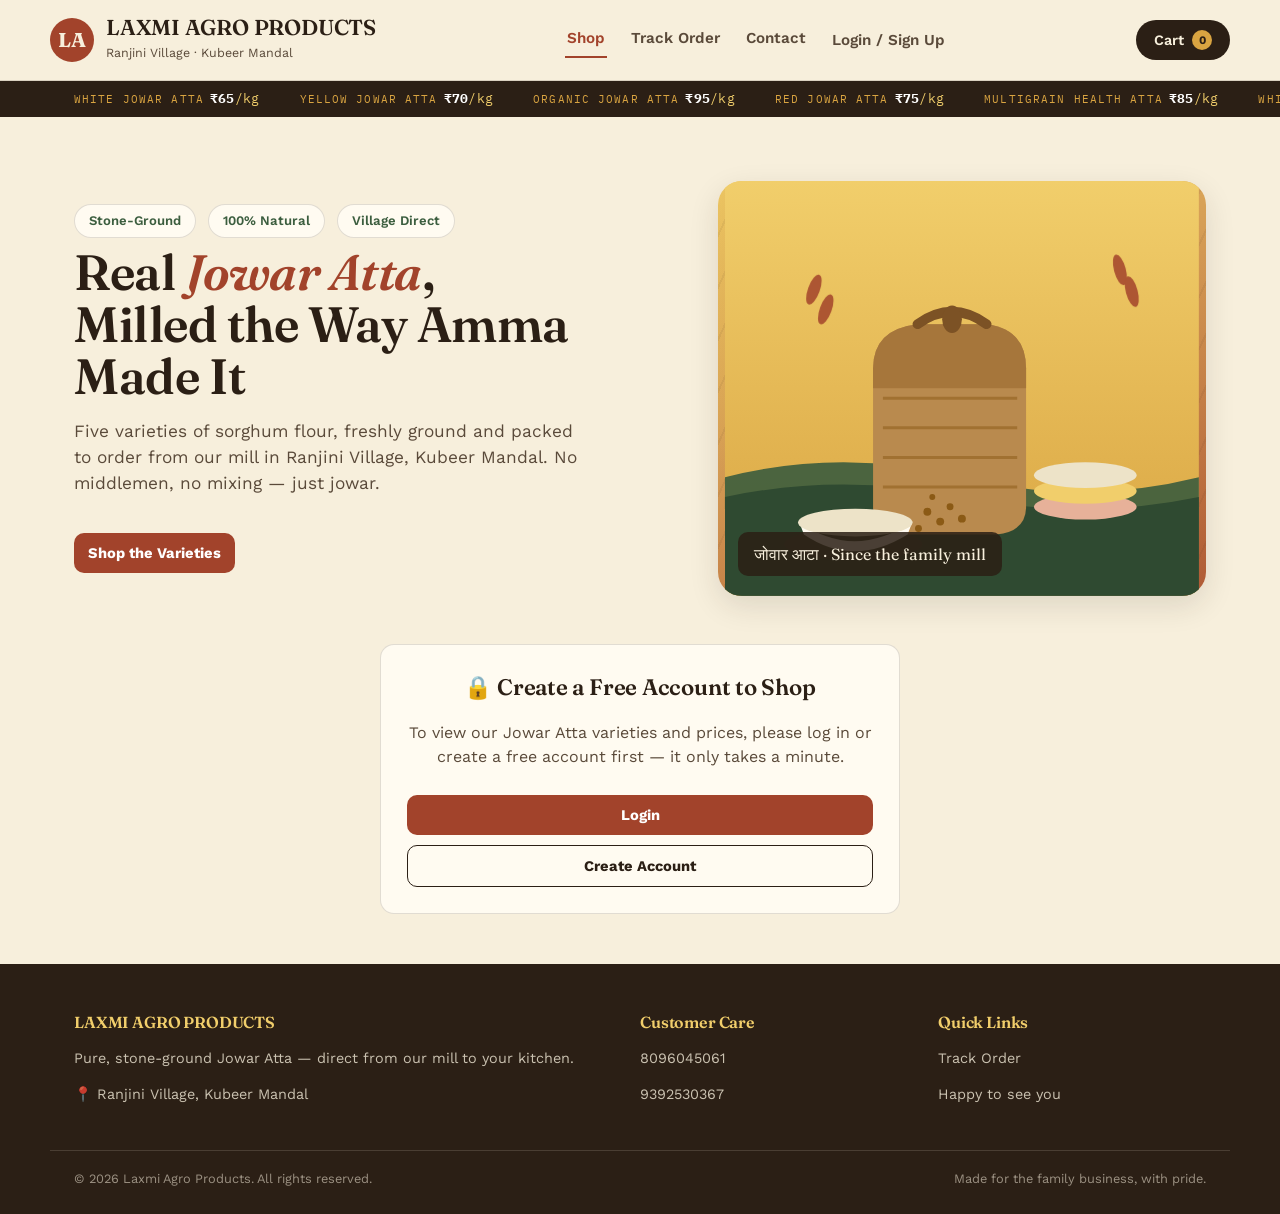
<file: index.html>
<!DOCTYPE html>
<html lang="en">
<head>
<meta charset="UTF-8">
<meta name="viewport" content="width=device-width, initial-scale=1.0">
<title>LAXMI AGRO PRODUCTS — Pure Jowar Atta</title>
<meta name="description" content="Buy pure stone-ground Jowar Atta online — White, Yellow, Organic, Red & Multigrain varieties. Direct from Ranjini Village, Kubeer Mandal.">
<link rel="preconnect" href="https://fonts.googleapis.com">
<link href="https://fonts.googleapis.com/css2?family=Fraunces:wght@500;600;700&family=Work+Sans:wght@400;500;600;700&family=IBM+Plex+Mono:wght@500;700&display=swap" rel="stylesheet">
<link rel="icon" type="image/svg+xml" href="favicon.svg">
<link rel="stylesheet" href="css/style.css">
<script src="https://checkout.razorpay.com/v1/checkout.js"></script>
</head>
<body>

<header class="site-header">
  <div class="container header-row">
    <a href="index.html" class="brand">
      <div class="brand-mark">LA</div>
      <div class="brand-text">
        <h1>LAXMI AGRO PRODUCTS</h1>
        <span>Ranjini Village · Kubeer Mandal</span>
      </div>
    </a>
    <nav class="main-nav">
      <a href="#shop" class="nav-link active" data-view="shop">Shop</a>
      <a href="#track" class="nav-link" data-view="track">Track Order</a>
      <a href="#contact" class="nav-link" data-view="contact">Contact</a>
      <span id="accountNavSlot"></span>
    </nav>
    <button class="cart-btn" id="openCartBtn">Cart <span class="cart-count" id="cartCount">0</span></button>
  </div>
</header>

<div class="rate-board">
  <div class="container">
    <div class="rate-track" id="rateTrack"><!-- filled by JS, duplicated for seamless scroll --></div>
  </div>
</div>

<main id="viewShop">
  <div class="container">
    <section class="hero">
      <div>
        <div class="hero-badges">
          <span class="badge">Stone-Ground</span>
          <span class="badge">100% Natural</span>
          <span class="badge">Village Direct</span>
        </div>
        <h2>Real <span class="accent">Jowar Atta</span>,<br>Milled the Way Amma Made It</h2>
        <p class="lede">Five varieties of sorghum flour, freshly ground and packed to order from our mill in Ranjini Village, Kubeer Mandal. No middlemen, no mixing — just jowar.</p>
        <button class="pill-btn" onclick="document.getElementById('productGrid').scrollIntoView({behavior:'smooth'})">Shop the Varieties</button>
      </div>
      <div class="hero-visual">
        <svg viewBox="0 0 480 420" xmlns="http://www.w3.org/2000/svg" style="position:absolute;inset:0;width:100%;height:100%;">
          <defs>
            <linearGradient id="skyGrad" x1="0" y1="0" x2="0" y2="1">
              <stop offset="0%" stop-color="#F1CE6B"/>
              <stop offset="100%" stop-color="#D9A441"/>
            </linearGradient>
          </defs>
          <rect width="480" height="420" fill="url(#skyGrad)"/>
          <!-- distant field texture -->
          <path d="M0 300 Q120 270 240 300 T480 300 V420 H0 Z" fill="#3B5D3E" opacity="0.9"/>
          <path d="M0 320 Q120 295 240 320 T480 320 V420 H0 Z" fill="#2F4A31"/>
          <!-- jute sack -->
          <g>
            <path d="M150 190 Q150 150 195 145 H265 Q305 150 305 190 V330 Q305 355 275 358 H180 Q150 355 150 330 Z" fill="#B98A4E"/>
            <path d="M150 190 Q150 150 195 145 H265 Q305 150 305 190 V210 H150 Z" fill="#A6763B"/>
            <line x1="160" y1="220" x2="296" y2="220" stroke="#8B5A15" stroke-width="3" opacity=".5"/>
            <line x1="160" y1="250" x2="296" y2="250" stroke="#8B5A15" stroke-width="3" opacity=".5"/>
            <line x1="160" y1="280" x2="296" y2="280" stroke="#8B5A15" stroke-width="3" opacity=".5"/>
            <line x1="160" y1="310" x2="296" y2="310" stroke="#8B5A15" stroke-width="3" opacity=".5"/>
            <!-- tied neck -->
            <path d="M195 145 Q230 120 265 145" fill="none" stroke="#7C5225" stroke-width="10" stroke-linecap="round"/>
            <ellipse cx="230" cy="140" rx="10" ry="14" fill="#7C5225"/>
          </g>
          <!-- spilled grain + bowl -->
          <ellipse cx="130" cy="368" rx="70" ry="16" fill="#7C3220" opacity=".18"/>
          <path d="M75 345 Q130 385 190 345 L185 358 Q130 392 80 358 Z" fill="#FFFBF1"/>
          <ellipse cx="132" cy="346" rx="58" ry="14" fill="#EDE3C8"/>
          <g fill="#8B5A15">
            <circle cx="205" cy="335" r="4"/>
            <circle cx="218" cy="345" r="4"/>
            <circle cx="196" cy="352" r="3.5"/>
            <circle cx="228" cy="330" r="3.5"/>
            <circle cx="240" cy="342" r="4"/>
            <circle cx="210" cy="320" r="3"/>
          </g>
          <!-- rotis stack -->
          <g>
            <ellipse cx="365" cy="330" rx="52" ry="13" fill="#E7B199"/>
            <ellipse cx="365" cy="314" rx="52" ry="13" fill="#F1CE6B"/>
            <ellipse cx="365" cy="298" rx="52" ry="13" fill="#EDE3C8"/>
          </g>
          <!-- grain ears floating -->
          <g fill="#A2432B" opacity=".85">
            <ellipse cx="90" cy="110" rx="6" ry="16" transform="rotate(20 90 110)"/>
            <ellipse cx="102" cy="130" rx="6" ry="16" transform="rotate(20 102 130)"/>
            <ellipse cx="400" cy="90" rx="6" ry="16" transform="rotate(-15 400 90)"/>
            <ellipse cx="412" cy="112" rx="6" ry="16" transform="rotate(-15 412 112)"/>
          </g>
        </svg>
        <div class="grain-tag">जोवार आटा · Since the family mill</div>
      </div>
    </section>

    <div id="shopGateArea" style="display:none;">
      <div class="track-panel" style="text-align:center;max-width:520px;">
        <h2 style="font-size:1.4rem;">🔒 Create a Free Account to Shop</h2>
        <p style="color:var(--espresso-soft);">To view our Jowar Atta varieties and prices, please log in or create a free account first — it only takes a minute.</p>
        <button class="pill-btn" id="gateLoginBtn" style="width:100%;margin-top:10px;">Login</button>
        <button class="pill-btn ghost" id="gateSignupBtn" style="width:100%;margin-top:10px;">Create Account</button>
      </div>
    </div>

    <div id="shopContentArea">
      <div class="search-row">
        <div class="search-box">
          <span>🔍</span>
          <input id="searchInput" type="text" placeholder="Search a variety — white, organic, multigrain...">
        </div>
      </div>

      <div class="section-title" id="productGrid">
        <h2 style="font-size:1.5rem;margin:0;">Our Jowar Atta Varieties</h2>
        <p id="resultCount"></p>
      </div>
      <div class="grid" id="grid"></div>
    </div>
  </div>
</main>

<main id="viewTrack" style="display:none;">
  <div class="container">
    <div class="section-title" style="margin-top:40px;">
      <h2 style="font-size:1.5rem;margin:0;">Track Your Order</h2>
    </div>
    <div class="track-panel">
      <div class="form-row">
        <label>Order ID or Phone Number</label>
        <input id="trackInput" type="text" placeholder="e.g. LAP260726123 or 9876543210">
      </div>
      <button class="pill-btn" id="trackBtn">Track Order</button>
      <div id="trackResult"></div>
    </div>
  </div>
</main>

<main id="viewContact" style="display:none;">
  <div class="container">
    <div class="section-title" style="margin-top:40px;">
      <h2 style="font-size:1.5rem;margin:0;">Contact Us</h2>
    </div>
    <div class="track-panel" style="text-align:left;">
      <p><b>LAXMI AGRO PRODUCTS</b></p>
      <p>Ranjini Village, Kubeer Mandal</p>
      <p>Customer Care: <a href="tel:8096045061">8096045061</a> / <a href="tel:9392530367">9392530367</a></p>
      <p>We're happy to help with orders, bulk enquiries, and delivery questions.</p>
    </div>
  </div>
</main>

<!-- Cart Drawer -->
<div class="overlay" id="cartOverlay">
  <div class="drawer">
    <div class="drawer-head">
      <h3 style="margin:0;">Your Cart</h3>
      <button class="close-x" id="closeCart">✕</button>
    </div>
    <div id="cartLines"></div>
    <div id="cartFooter"></div>
  </div>
</div>

<!-- Checkout Modal -->
<div class="modal-overlay" id="checkoutOverlay">
  <div class="modal">
    <button class="close-x" id="closeCheckout" style="float:right;">✕</button>
    <div id="checkoutBody"></div>
  </div>
</div>

<footer id="contact">
  <div class="container foot-grid">
    <div>
      <h4>LAXMI AGRO PRODUCTS</h4>
      <p>Pure, stone-ground Jowar Atta — direct from our mill to your kitchen.</p>
      <p>📍 Ranjini Village, Kubeer Mandal</p>
    </div>
    <div>
      <h4>Customer Care</h4>
      <p><a href="tel:8096045061">8096045061</a></p>
      <p><a href="tel:9392530367">9392530367</a></p>
    </div>
    <div>
      <h4>Quick Links</h4>
      <p><a href="#track" class="nav-link" data-view="track">Track Order</a></p>
      <p><a href="admin.html">Happy to see you</a></p>
    </div>
  </div>
  <div class="container foot-bottom">
    <span>© <span id="year"></span> Laxmi Agro Products. All rights reserved.</span>
    <span>Made for the family business, with pride.</span>
  </div>
</footer>

<div class="toast" id="toast"></div>

<script src="js/data.js"></script>
<script src="js/store.js"></script>
<script src="js/main.js"></script>
</body>
</html>
</file>
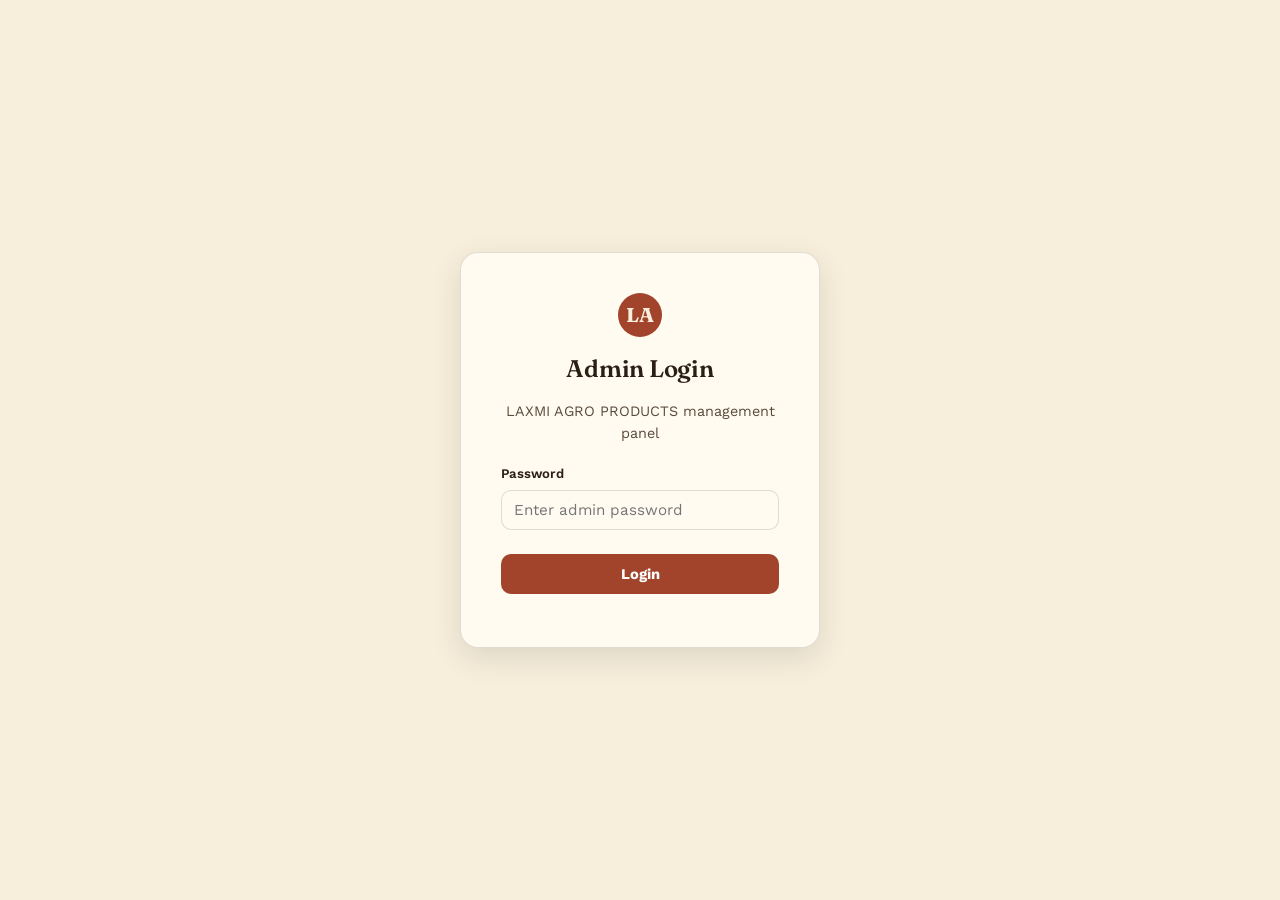
<file: admin.html>
<!DOCTYPE html>
<html lang="en">
<head>
<meta charset="UTF-8">
<meta name="viewport" content="width=device-width, initial-scale=1.0">
<title>Admin — LAXMI AGRO PRODUCTS</title>
<link rel="preconnect" href="https://fonts.googleapis.com">
<link href="https://fonts.googleapis.com/css2?family=Fraunces:wght@500;600;700&family=Work+Sans:wght@400;500;600;700&family=IBM+Plex+Mono:wght@500;700&display=swap" rel="stylesheet">
<link rel="icon" type="image/svg+xml" href="favicon.svg">
<link rel="stylesheet" href="css/style.css">
</head>
<body>

<!-- Login -->
<div class="login-wrap" id="loginWrap">
  <div class="login-card">
    <div class="brand-mark" style="margin:0 auto 14px;">LA</div>
    <h2>Admin Login</h2>
    <p style="color:var(--espresso-soft);font-size:.9rem;margin-bottom:20px;">LAXMI AGRO PRODUCTS management panel</p>
    <div class="form-row" style="text-align:left;">
      <label>Password</label>
      <input type="password" id="loginPass" placeholder="Enter admin password">
    </div>
    <button class="pill-btn" style="width:100%;" id="loginBtn">Login</button>
    <p id="loginError" style="color:var(--rust);font-size:.82rem;margin-top:10px;"></p>
  </div>
</div>

<!-- Admin shell -->
<div class="admin-shell" id="adminShell" style="display:none;">
  <div class="admin-side">
    <h1>LAXMI AGRO</h1>
    <div class="sub">Admin Panel</div>
    <button class="admin-nav-btn active" data-tab="dashboard">📊 Dashboard</button>
    <button class="admin-nav-btn" data-tab="products">🌾 Products</button>
    <button class="admin-nav-btn" data-tab="orders">📦 Orders</button>
    <button class="admin-nav-btn" data-tab="customers">👥 Customers</button>
    <button class="admin-nav-btn" data-tab="settings">⚙️ Settings</button>
    <button class="admin-nav-btn" style="margin-top:20px;color:var(--gold-soft);" id="viewStoreBtn">↗ View Store</button>
    <button class="admin-nav-btn" id="logoutBtn">🚪 Logout</button>
  </div>

  <div class="admin-main">
    <!-- Dashboard -->
    <section id="tab-dashboard">
      <div class="admin-topbar"><h2 style="margin:0;">Dashboard</h2></div>
      <div class="stat-row" id="statRow"></div>
      <h3>Recent Orders</h3>
      <div id="recentOrdersTable"></div>
    </section>

    <!-- Products -->
    <section id="tab-products" style="display:none;">
      <div class="admin-topbar">
        <h2 style="margin:0;">Products</h2>
        <button class="pill-btn" id="addProductBtn">+ Add Variety</button>
      </div>
      <p style="color:var(--espresso-soft);font-size:.88rem;margin-top:-8px;">
        Change the price per kg any time — it updates instantly on the store for every pack size.
        To use real photos, paste an image URL (upload your photo to Google Drive/Imgur and share the direct link).
      </p>
      <div class="prod-edit-grid" id="prodEditGrid"></div>
    </section>

    <!-- Orders -->
    <section id="tab-orders" style="display:none;">
      <div class="admin-topbar"><h2 style="margin:0;">All Orders</h2><button class="icon-btn" id="refreshOrdersBtn">🔄 Refresh</button></div>
      <div id="ordersTableWrap"></div>
    </section>

    <!-- Customers -->
    <section id="tab-customers" style="display:none;">
      <div class="admin-topbar"><h2 style="margin:0;">Registered Customers</h2><button class="icon-btn" id="refreshUsersBtn">🔄 Refresh</button></div>
      <p style="color:var(--espresso-soft);font-size:.88rem;margin-top:-8px;">
        Everyone who has created an account on the website (Login / Sign Up). Passwords are never shown — only stored as secure hashes.
      </p>
      <div id="usersTableWrap"></div>
    </section>

    <!-- Settings -->
    <section id="tab-settings" style="display:none;">
      <div class="admin-topbar"><h2 style="margin:0;">Settings</h2></div>
      <div class="prod-edit-card" style="max-width:520px;">
        <h3 style="margin-top:0;">Shared Backend (Orders + Customers + Products)</h3>
        <p style="font-size:.82rem;color:var(--espresso-soft);">
          This connects every visitor's device to the same Google Sheet. It's set in the site's code
          (<code>js/data.js</code> → <code>BACKEND_URL</code>) rather than here, so that it's identical for
          every visitor — a value only saved in this Settings screen would only ever apply to your own browser,
          which is why changes weren't showing up on other devices before.
        </p>
        <div class="field-mini">
          <label>Currently configured URL</label>
          <div id="backendStatusBox" class="mono" style="padding:8px 10px;background:var(--cream);border-radius:8px;font-size:.8rem;word-break:break-all;"></div>
        </div>
        <p style="font-size:.8rem;color:var(--espresso-soft);">
          To set or change it: open <code>js/data.js</code>, edit the <code>BACKEND_URL</code> constant near the
          top, then push the change to GitHub so Vercel redeploys. See <code>/apps-script/Code.gs</code> and the README for full setup steps.
        </p>
      </div>
      <div class="prod-edit-card" style="max-width:520px;margin-top:20px;">
        <h3 style="margin-top:0;">Business Info</h3>
        <div class="field-mini"><label>Business Name</label><input id="setName"></div>
        <div class="field-mini"><label>Village</label><input id="setVillage"></div>
        <div class="field-mini"><label>Mandal</label><input id="setMandal"></div>
        <div class="field-mini"><label>District</label><input id="setDistrict"></div>
        <div class="field-mini"><label>Customer Care Phone 1</label><input id="setPhone1"></div>
        <div class="field-mini"><label>Customer Care Phone 2 (Payment Number)</label><input id="setPhone2"></div>
        <div class="field-mini"><label>UPI ID (for payment link — e.g. 9392530367@ybl)</label><input id="setUpi"></div>
        <button class="pill-btn" id="saveSettingsBtn">Save Settings</button>
      </div>
      <div class="prod-edit-card" style="max-width:520px;margin-top:20px;">
        <h3 style="margin-top:0;">Change Admin Password</h3>
        <div class="field-mini"><label>New Password</label><input id="newPass" type="password"></div>
        <button class="pill-btn" id="savePassBtn">Update Password</button>
      </div>
    </section>
  </div>
</div>

<!-- Order detail / print modal -->
<div class="modal-overlay" id="orderModalOverlay">
  <div class="modal" style="max-width:640px;">
    <button class="close-x" id="closeOrderModal" style="float:right;">✕</button>
    <div id="orderModalBody"></div>
  </div>
</div>

<!-- Hidden print area for shipping label -->
<div id="printArea" style="position:absolute;left:-9999px;top:-9999px;"></div>

<div class="toast" id="toast"></div>

<script src="js/data.js"></script>
<script src="js/store.js"></script>
<script src="js/admin.js"></script>
</body>
</html>
</file>
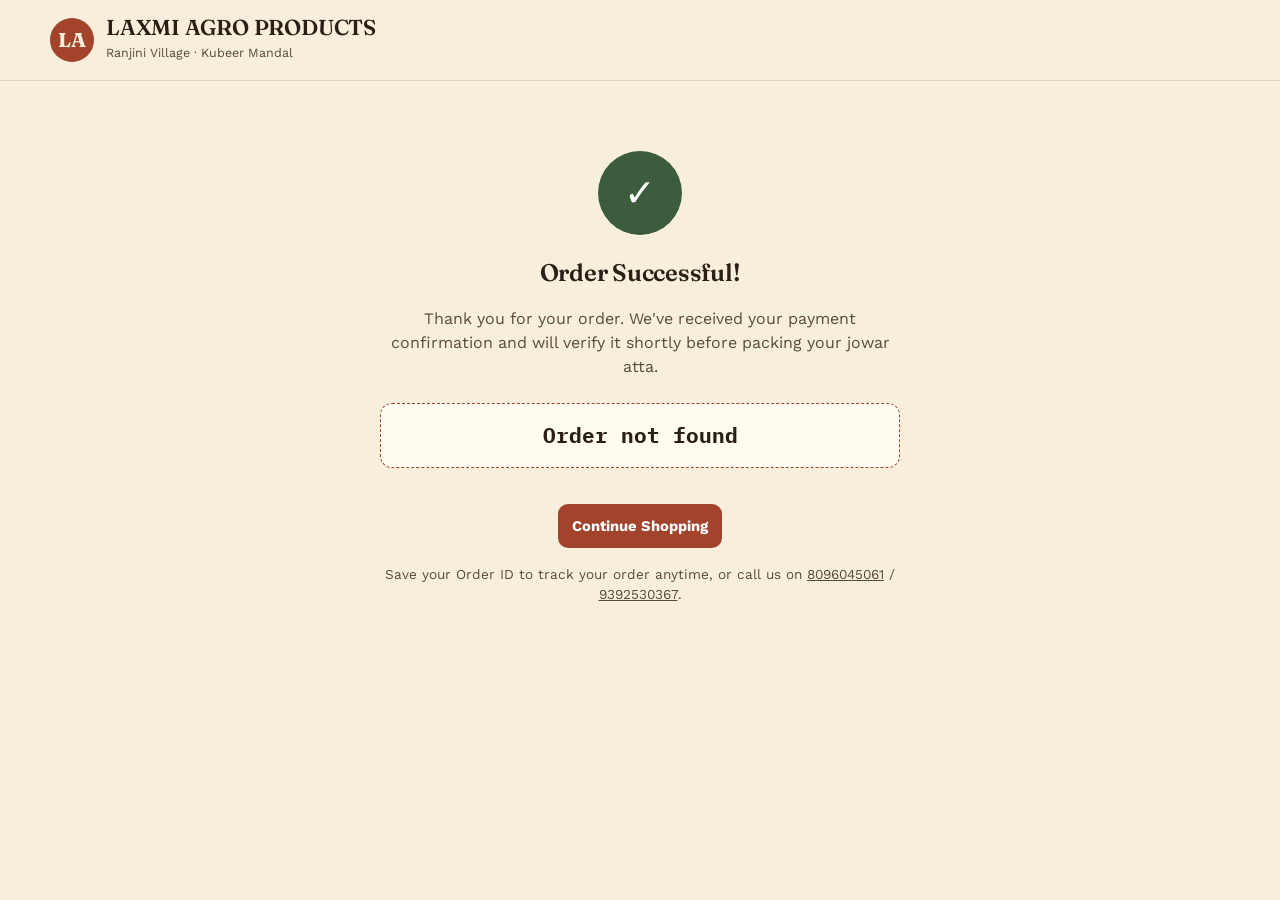
<file: success.html>
<!DOCTYPE html>
<html lang="en">
<head>
<meta charset="UTF-8">
<meta name="viewport" content="width=device-width, initial-scale=1.0">
<title>Order Successful — LAXMI AGRO PRODUCTS</title>
<link rel="preconnect" href="https://fonts.googleapis.com">
<link href="https://fonts.googleapis.com/css2?family=Fraunces:wght@500;600;700&family=Work+Sans:wght@400;500;600;700&family=IBM+Plex+Mono:wght@500;700&display=swap" rel="stylesheet">
<link rel="icon" type="image/svg+xml" href="favicon.svg">
<link rel="stylesheet" href="css/style.css">
</head>
<body>

<header class="site-header">
  <div class="container header-row">
    <a href="index.html" class="brand">
      <div class="brand-mark">LA</div>
      <div class="brand-text">
        <h1>LAXMI AGRO PRODUCTS</h1>
        <span>Ranjini Village · Kubeer Mandal</span>
      </div>
    </a>
  </div>
</header>

<div class="success-wrap">
  <div class="check-circle">✓</div>
  <h2>Order Successful!</h2>
  <p style="color:var(--espresso-soft);">Thank you for your order. We've received your payment confirmation and will verify it shortly before packing your jowar atta.</p>
  <div class="order-id-box" id="orderIdBox">Loading...</div>
  <div id="orderDetails" style="text-align:left;"></div>
  <p style="margin-top:26px;">
    <a href="index.html" class="pill-btn" style="display:inline-block;text-decoration:none;">Continue Shopping</a>
  </p>
  <p style="font-size:.85rem;color:var(--espresso-soft);margin-top:10px;">
    Save your Order ID to track your order anytime, or call us on
    <a href="tel:8096045061">8096045061</a> / <a href="tel:9392530367">9392530367</a>.
  </p>
</div>

<script src="js/data.js"></script>
<script src="js/store.js"></script>
<script>
(async () => {
  const params = new URLSearchParams(window.location.search);
  const id = params.get("id");
  document.getElementById("orderIdBox").textContent = "Looking up your order...";
  const order = id ? await Store.getOrder(id) : null;
  if (order) {
    document.getElementById("orderIdBox").textContent = "Order ID: " + order.id;
    const items = order.items.map(it =>
      `<div class="row" style="display:flex;justify-content:space-between;padding:5px 0;font-size:.9rem;">
        <span>${it.name} (${it.weightKg}kg × ${it.qty})</span><span>${formatINR(it.subtotal)}</span>
      </div>`
    ).join("");
    document.getElementById("orderDetails").innerHTML = `
      <div class="order-items-list">
        ${items}
        <div class="row" style="display:flex;justify-content:space-between;font-weight:700;border-top:1px solid var(--line);padding-top:8px;margin-top:6px;">
          <span>Total</span><span>${formatINR(order.total)}</span>
        </div>
      </div>
      <p style="margin-top:16px;font-size:.85rem;color:var(--espresso-soft);">
        Delivering to: ${order.customer.name}, ${order.customer.address}, ${order.customer.village},
        ${order.customer.mandal}, ${order.customer.district} - ${order.customer.pincode}
      </p>
      ${order.utr ? `<p style="font-size:.85rem;color:var(--espresso-soft);">Payment Ref (UTR): <b class="mono">${order.utr}</b></p>` : ""}`;
  } else {
    document.getElementById("orderIdBox").textContent = "Order not found";
  }
})();
</script>
</body>
</html>
</file>
<file: css/style.css>
/* ============================================================
   LAXMI AGRO PRODUCTS — visual identity
   Palette: harvest board — cream field, deep rust, grain gold, field green
   Type: Fraunces (display) + Work Sans (body) + IBM Plex Mono (price/data)
   Signature: the "Mandi Rate Board" ticker under the header, styled like
   a real market price board, since this is an agro-commodity shop.
   ============================================================ */

:root {
  --cream: #F7EFDC;
  --cream-card: #FFFBF1;
  --espresso: #2B1F15;
  --espresso-soft: #5A4A3A;
  --rust: #A2432B;
  --rust-dark: #7C3220;
  --gold: #D9A441;
  --gold-soft: #F1CE6B;
  --green: #3B5D3E;
  --line: rgba(43, 31, 21, 0.14);
  --shadow: 0 10px 30px rgba(43, 31, 21, 0.12);
  --radius: 14px;
  font-size: 16px;
}

* { box-sizing: border-box; }
html { scroll-behavior: smooth; }

body {
  margin: 0;
  background: var(--cream);
  color: var(--espresso);
  font-family: "Work Sans", -apple-system, sans-serif;
  line-height: 1.5;
}

h1, h2, h3, h4 {
  font-family: "Fraunces", Georgia, serif;
  font-weight: 600;
  margin: 0 0 .4em;
  letter-spacing: -0.01em;
}

.mono { font-family: "IBM Plex Mono", ui-monospace, monospace; }

a { color: inherit; }
img { max-width: 100%; display: block; }
button { font-family: inherit; cursor: pointer; }

.container {
  max-width: 1180px;
  margin: 0 auto;
  padding: 0 24px;
}

/* ---------- Header ---------- */
.site-header {
  position: sticky;
  top: 0;
  z-index: 40;
  background: var(--cream);
  border-bottom: 1px solid var(--line);
}
.header-row {
  display: flex;
  align-items: center;
  justify-content: space-between;
  padding: 16px 0;
  gap: 16px;
}
.brand {
  display: flex;
  align-items: center;
  gap: 12px;
  text-decoration: none;
}
.brand-mark {
  width: 44px; height: 44px;
  border-radius: 50%;
  background: var(--rust);
  display: flex; align-items: center; justify-content: center;
  color: var(--cream);
  font-family: "Fraunces", serif;
  font-weight: 700;
  font-size: 20px;
  flex-shrink: 0;
}
.brand-text h1 { font-size: 1.35rem; margin: 0; color: var(--espresso); line-height: 1.1; }
.brand-text span { font-size: .78rem; color: var(--espresso-soft); }

.main-nav { display: flex; align-items: center; gap: 22px; }
.main-nav a {
  text-decoration: none;
  font-size: .95rem;
  font-weight: 600;
  color: var(--espresso-soft);
  padding: 6px 2px;
  border-bottom: 2px solid transparent;
}
.main-nav a.active, .main-nav a:hover { color: var(--rust); border-color: var(--rust); }

.cart-btn {
  position: relative;
  background: var(--espresso);
  color: var(--cream);
  border: none;
  border-radius: 999px;
  padding: 10px 18px;
  font-weight: 600;
  font-size: .9rem;
  display: flex; align-items: center; gap: 8px;
}
.cart-count {
  background: var(--gold);
  color: var(--espresso);
  font-size: .72rem;
  font-weight: 700;
  border-radius: 999px;
  min-width: 20px; height: 20px;
  display: flex; align-items: center; justify-content: center;
  padding: 0 4px;
}

/* ---------- Mandi rate ticker (signature element) ---------- */
.rate-board {
  background: var(--espresso);
  color: var(--gold-soft);
  overflow: hidden;
  border-bottom: 1px solid var(--line);
}
.rate-board .container { padding: 0; }
.rate-track {
  display: flex;
  gap: 40px;
  white-space: nowrap;
  padding: 8px 24px;
  animation: ticker 28s linear infinite;
  width: max-content;
}
.rate-board:hover .rate-track { animation-play-state: paused; }
.rate-item { font-family: "IBM Plex Mono", monospace; font-size: .82rem; letter-spacing: .02em; }
.rate-item b { color: #fff; }
.rate-label { color: var(--gold); text-transform: uppercase; font-size: .7rem; letter-spacing: .1em; margin-right: 6px; }
@keyframes ticker {
  from { transform: translateX(0); }
  to { transform: translateX(-50%); }
}

/* ---------- Hero ---------- */
.hero {
  padding: 64px 0 48px;
  display: grid;
  grid-template-columns: 1.1fr .9fr;
  gap: 48px;
  align-items: center;
}
.hero h2 {
  font-size: clamp(2.1rem, 4vw, 3.1rem);
  line-height: 1.05;
  margin-bottom: .3em;
}
.hero .accent { color: var(--rust); font-style: italic; }
.hero p.lede { font-size: 1.08rem; color: var(--espresso-soft); max-width: 46ch; margin-bottom: 26px; }
.hero-badges { display: flex; gap: 12px; flex-wrap: wrap; margin-bottom: 8px; }
.badge {
  background: var(--cream-card);
  border: 1px solid var(--line);
  border-radius: 999px;
  padding: 6px 14px;
  font-size: .82rem;
  font-weight: 600;
  color: var(--green);
}
.hero-visual {
  aspect-ratio: 4/3.4;
  border-radius: 24px;
  background:
    radial-gradient(circle at 30% 20%, rgba(217,164,65,.55), transparent 55%),
    linear-gradient(155deg, var(--gold-soft), var(--rust) 120%);
  position: relative;
  overflow: hidden;
  box-shadow: var(--shadow);
}
.hero-visual::before {
  content: "";
  position: absolute; inset: 0;
  background-image: repeating-linear-gradient(115deg, rgba(43,31,21,.06) 0 2px, transparent 2px 22px);
}
.hero-visual .grain-tag {
  position: absolute; bottom: 20px; left: 20px;
  background: rgba(43,31,21,.85);
  color: var(--cream);
  padding: 10px 16px;
  border-radius: 10px;
  font-family: "Fraunces", serif;
  font-size: 1rem;
}

/* ---------- Search ---------- */
.search-row {
  display: flex;
  gap: 12px;
  align-items: center;
  margin: 8px 0 28px;
}
.search-box {
  flex: 1;
  display: flex;
  align-items: center;
  background: var(--cream-card);
  border: 1px solid var(--line);
  border-radius: 12px;
  padding: 10px 16px;
  gap: 10px;
}
.search-box input {
  border: none; background: transparent; outline: none;
  font-size: 1rem; width: 100%; color: var(--espresso); font-family: inherit;
}
.section-title { display: flex; align-items: baseline; justify-content: space-between; margin: 40px 0 10px; }
.section-title p { color: var(--espresso-soft); margin: 0; font-size: .92rem; }

/* ---------- Product grid ---------- */
.grid {
  display: grid;
  grid-template-columns: repeat(auto-fill, minmax(240px, 1fr));
  gap: 22px;
  margin-bottom: 50px;
}
.card {
  background: var(--cream-card);
  border: 1px solid var(--line);
  border-radius: var(--radius);
  overflow: hidden;
  display: flex;
  flex-direction: column;
  transition: transform .15s ease, box-shadow .15s ease;
}
.card:hover { transform: translateY(-4px); box-shadow: var(--shadow); }
.card-media {
  aspect-ratio: 5/4;
  position: relative;
  display: flex; align-items: flex-end;
  padding: 14px;
}
.card-media img { width: 100%; height: 100%; object-fit: cover; position: absolute; inset: 0; }
.card-tag {
  position: relative; z-index: 1;
  background: rgba(43,31,21,.85);
  color: #fff;
  font-size: .72rem;
  font-weight: 700;
  padding: 4px 10px;
  border-radius: 999px;
}
.card-body { padding: 16px; display: flex; flex-direction: column; gap: 6px; flex: 1; }
.card-body h3 { font-size: 1.08rem; margin: 0; }
.card-local { font-size: .8rem; color: var(--espresso-soft); margin: -4px 0 4px; }
.card-desc { font-size: .86rem; color: var(--espresso-soft); flex: 1; }
.card-price { font-family: "IBM Plex Mono", monospace; font-weight: 700; font-size: 1.15rem; color: var(--rust-dark); margin-top: 4px; }
.card-price span { font-size: .75rem; font-weight: 500; color: var(--espresso-soft); }
.out-of-stock { opacity: .55; }
.pill-btn {
  border: none;
  border-radius: 10px;
  background: var(--rust);
  color: #fff;
  font-weight: 700;
  padding: 11px 14px;
  font-size: .92rem;
  margin-top: 10px;
}
.pill-btn:hover { background: var(--rust-dark); }
.pill-btn.ghost { background: transparent; border: 1.5px solid var(--espresso); color: var(--espresso); }
.pill-btn:disabled { background: #c9bfa9; cursor: not-allowed; }

/* ---------- Cart / modal drawer ---------- */
.overlay {
  position: fixed; inset: 0;
  background: rgba(43,31,21,.45);
  display: none;
  align-items: stretch;
  justify-content: flex-end;
  z-index: 100;
}
.overlay.open { display: flex; }
.drawer {
  background: var(--cream);
  width: min(440px, 100%);
  height: 100%;
  overflow-y: auto;
  padding: 24px;
  box-shadow: -12px 0 30px rgba(0,0,0,.15);
}
.drawer-head { display: flex; justify-content: space-between; align-items: center; margin-bottom: 18px; }
.close-x { background: none; border: none; font-size: 1.4rem; color: var(--espresso); }
.cart-line { display: flex; gap: 12px; padding: 12px 0; border-bottom: 1px solid var(--line); align-items: center; }
.cart-line .swatch { width: 48px; height: 48px; border-radius: 10px; flex-shrink: 0; }
.cart-line-info { flex: 1; }
.cart-line-info b { font-size: .92rem; }
.cart-line-info div { font-size: .8rem; color: var(--espresso-soft); }
.qty-ctrl { display: flex; align-items: center; gap: 8px; }
.qty-ctrl button { width: 26px; height: 26px; border-radius: 6px; border: 1px solid var(--line); background: var(--cream-card); font-weight: 700; }
.remove-x { background: none; border: none; color: var(--rust); font-size: .78rem; font-weight: 700; }
.cart-total-row { display: flex; justify-content: space-between; font-family: "IBM Plex Mono", monospace; font-weight: 700; font-size: 1.1rem; margin: 18px 0; }
.empty-note { color: var(--espresso-soft); text-align: center; padding: 40px 0; }

/* modal (center) for checkout */
.modal-overlay {
  position: fixed; inset: 0; background: rgba(43,31,21,.5);
  display: none; align-items: center; justify-content: center; z-index: 120; padding: 20px;
}
.modal-overlay.open { display: flex; }
.modal {
  background: var(--cream); border-radius: 18px; max-width: 520px; width: 100%;
  max-height: 92vh; overflow-y: auto; padding: 28px; box-shadow: var(--shadow);
}
.modal h2 { margin-bottom: 6px; }
.modal .step-note { color: var(--espresso-soft); font-size: .88rem; margin-bottom: 18px; }
.form-row { margin-bottom: 14px; }
.form-row label { display: block; font-size: .82rem; font-weight: 600; margin-bottom: 6px; }
.form-row input, .form-row textarea, .form-row select {
  width: 100%; padding: 10px 12px; border-radius: 10px; border: 1px solid var(--line);
  background: var(--cream-card); font-family: inherit; font-size: .95rem; color: var(--espresso);
}
.two-col { display: grid; grid-template-columns: 1fr 1fr; gap: 12px; }
.pay-box {
  background: var(--cream-card); border: 1.5px dashed var(--rust); border-radius: 12px;
  padding: 16px; margin: 14px 0; text-align: center;
}
.pay-box .amount { font-family: "IBM Plex Mono", monospace; font-size: 1.6rem; font-weight: 700; color: var(--rust-dark); }
.pay-box a.upi-link {
  display: inline-block; margin-top: 10px; background: var(--green); color: #fff;
  padding: 10px 18px; border-radius: 10px; text-decoration: none; font-weight: 700; font-size: .9rem;
}
.pay-box .num { font-family: "IBM Plex Mono", monospace; font-size: 1.05rem; }

/* ---------- Track order ---------- */
.track-panel {
  background: var(--cream-card); border: 1px solid var(--line); border-radius: var(--radius);
  padding: 26px; max-width: 640px; margin: 0 auto 50px;
}
.timeline { display: flex; justify-content: space-between; margin-top: 26px; position: relative; }
.timeline::before {
  content: ""; position: absolute; top: 13px; left: 0; right: 0; height: 2px; background: var(--line);
}
.tl-step { flex: 1; text-align: center; position: relative; z-index: 1; }
.tl-dot { width: 26px; height: 26px; border-radius: 50%; background: var(--cream-card); border: 2px solid var(--line); margin: 0 auto 8px; display: flex; align-items: center; justify-content: center; font-size: .7rem; font-weight: 700; }
.tl-step.done .tl-dot { background: var(--green); border-color: var(--green); color: #fff; }
.tl-step span { font-size: .74rem; color: var(--espresso-soft); }
.tl-step.done span { color: var(--green); font-weight: 700; }
.order-items-list { margin-top: 20px; border-top: 1px solid var(--line); padding-top: 14px; }
.order-items-list .row { display: flex; justify-content: space-between; font-size: .9rem; padding: 5px 0; }

/* ---------- Footer ---------- */
footer {
  background: var(--espresso); color: var(--cream); padding: 46px 0 26px; margin-top: 40px;
}
.foot-grid { display: grid; grid-template-columns: 2fr 1fr 1fr; gap: 30px; }
footer h4 { color: var(--gold-soft); font-size: 1rem; }
footer p, footer a { color: rgba(247,239,220,.78); font-size: .9rem; text-decoration: none; }
footer a:hover { color: var(--gold-soft); }
.foot-bottom { border-top: 1px solid rgba(247,239,220,.15); margin-top: 30px; padding-top: 18px; font-size: .8rem; color: rgba(247,239,220,.55); display: flex; justify-content: space-between; flex-wrap: wrap; gap: 8px; }

/* ---------- Success page ---------- */
.success-wrap { max-width: 560px; margin: 70px auto; text-align: center; padding: 0 20px; }
.check-circle {
  width: 84px; height: 84px; border-radius: 50%; background: var(--green); color: #fff;
  display: flex; align-items: center; justify-content: center; font-size: 2.4rem; margin: 0 auto 20px;
}
.order-id-box {
  background: var(--cream-card); border: 1.5px dashed var(--rust); border-radius: 12px;
  padding: 16px; margin: 24px 0; font-family: "IBM Plex Mono", monospace; font-size: 1.3rem; font-weight: 700;
}

/* ---------- Admin ---------- */
.admin-shell { display: flex; min-height: 100vh; }
.admin-side {
  width: 230px; background: var(--espresso); color: var(--cream); padding: 22px 16px; flex-shrink: 0;
  position: sticky; top: 0; height: 100vh;
}
.admin-side h1 { font-size: 1.1rem; color: #fff; margin-bottom: 2px; }
.admin-side .sub { font-size: .74rem; color: rgba(247,239,220,.6); margin-bottom: 26px; }
.admin-nav-btn {
  display: block; width: 100%; text-align: left; background: none; border: none; color: rgba(247,239,220,.8);
  padding: 11px 12px; border-radius: 10px; font-size: .92rem; font-weight: 600; margin-bottom: 4px;
}
.admin-nav-btn.active, .admin-nav-btn:hover { background: rgba(247,239,220,.1); color: #fff; }
.admin-main { flex: 1; padding: 30px 34px; max-width: 1100px; }
.admin-topbar { display: flex; justify-content: space-between; align-items: center; margin-bottom: 26px; }
.stat-row { display: grid; grid-template-columns: repeat(4,1fr); gap: 16px; margin-bottom: 30px; }
.stat-card { background: var(--cream-card); border: 1px solid var(--line); border-radius: 12px; padding: 18px; }
.stat-card .num { font-family: "IBM Plex Mono", monospace; font-size: 1.7rem; font-weight: 700; color: var(--rust-dark); }
.stat-card .lbl { font-size: .8rem; color: var(--espresso-soft); }

table { width: 100%; border-collapse: collapse; background: var(--cream-card); border-radius: 12px; overflow: hidden; }
th, td { text-align: left; padding: 12px 14px; border-bottom: 1px solid var(--line); font-size: .88rem; }
th { background: rgba(43,31,21,.06); font-weight: 700; }
tr:last-child td { border-bottom: none; }
.status-chip { padding: 4px 10px; border-radius: 999px; font-size: .74rem; font-weight: 700; display: inline-block; }
.status-Placed { background: #F1E4C0; color: #8B5A15; }
.status-Payment-Verified { background: #D6E8D2; color: var(--green); }
.status-Packed { background: #DCE7F5; color: #2E4E8C; }
.status-Shipped { background: #E5D6F5; color: #6A3E9C; }
.status-Delivered { background: #cdeccf; color: #1e5f24; }
.icon-btn { border: 1px solid var(--line); background: var(--cream-card); border-radius: 8px; padding: 6px 10px; font-size: .8rem; font-weight: 600; margin-right: 6px; }
.icon-btn:hover { background: var(--cream); }

.login-wrap { min-height: 100vh; display: flex; align-items: center; justify-content: center; }
.login-card { background: var(--cream-card); border: 1px solid var(--line); border-radius: 18px; padding: 40px; width: 360px; box-shadow: var(--shadow); text-align: center; }

.prod-edit-grid { display: grid; grid-template-columns: repeat(auto-fill,minmax(280px,1fr)); gap: 18px; }
.prod-edit-card { background: var(--cream-card); border: 1px solid var(--line); border-radius: 12px; padding: 16px; }
.prod-edit-card .swatch-big { height: 90px; border-radius: 10px; margin-bottom: 10px; background-size: cover; background-position: center; }
.field-mini { margin-bottom: 8px; }
.field-mini label { font-size: .72rem; font-weight: 700; color: var(--espresso-soft); display: block; margin-bottom: 3px; }
.field-mini input, .field-mini textarea, .field-mini select { width: 100%; padding: 7px 9px; border-radius: 7px; border: 1px solid var(--line); font-size: .85rem; font-family: inherit; }
.field-inline { display: flex; align-items: center; gap: 8px; margin-bottom: 8px; }

.toast {
  position: fixed; bottom: 24px; left: 50%; transform: translateX(-50%);
  background: var(--espresso); color: #fff; padding: 12px 22px; border-radius: 999px; font-size: .88rem;
  z-index: 300; opacity: 0; pointer-events: none; transition: opacity .25s ease, transform .25s ease;
}
.toast.show { opacity: 1; transform: translateX(-50%) translateY(-6px); }

/* Print styles for shipping address slip */
@media print {
  body * { visibility: hidden; }
  #printArea, #printArea * { visibility: visible; }
  #printArea { position: absolute; top: 0; left: 0; width: 100%; padding: 30px; }
}

@media (max-width: 860px) {
  .hero { grid-template-columns: 1fr; }
  .main-nav { display: none; }
  .foot-grid { grid-template-columns: 1fr; }
  .admin-shell { flex-direction: column; }
  .admin-side { width: 100%; height: auto; position: static; display: flex; align-items: center; gap: 10px; overflow-x: auto; }
  .stat-row { grid-template-columns: repeat(2,1fr); }
  .two-col { grid-template-columns: 1fr; }
}
</file>
